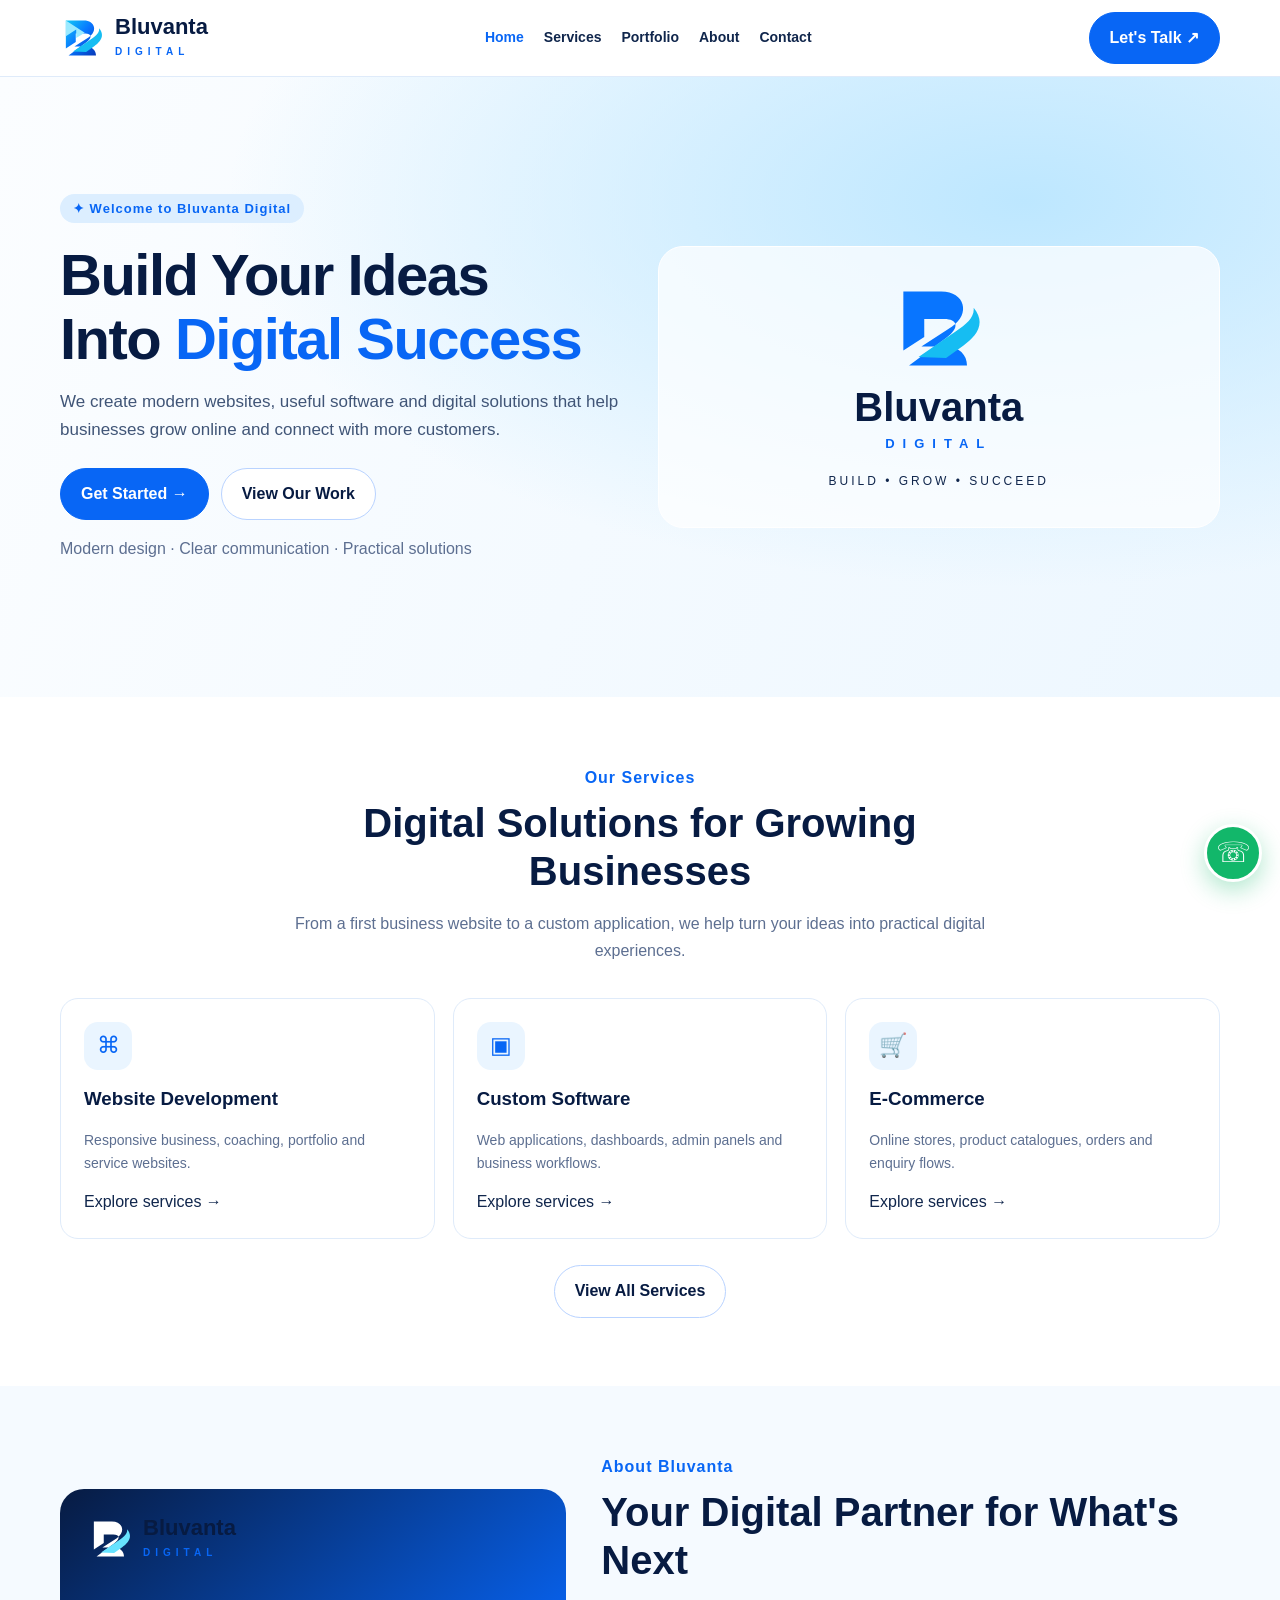
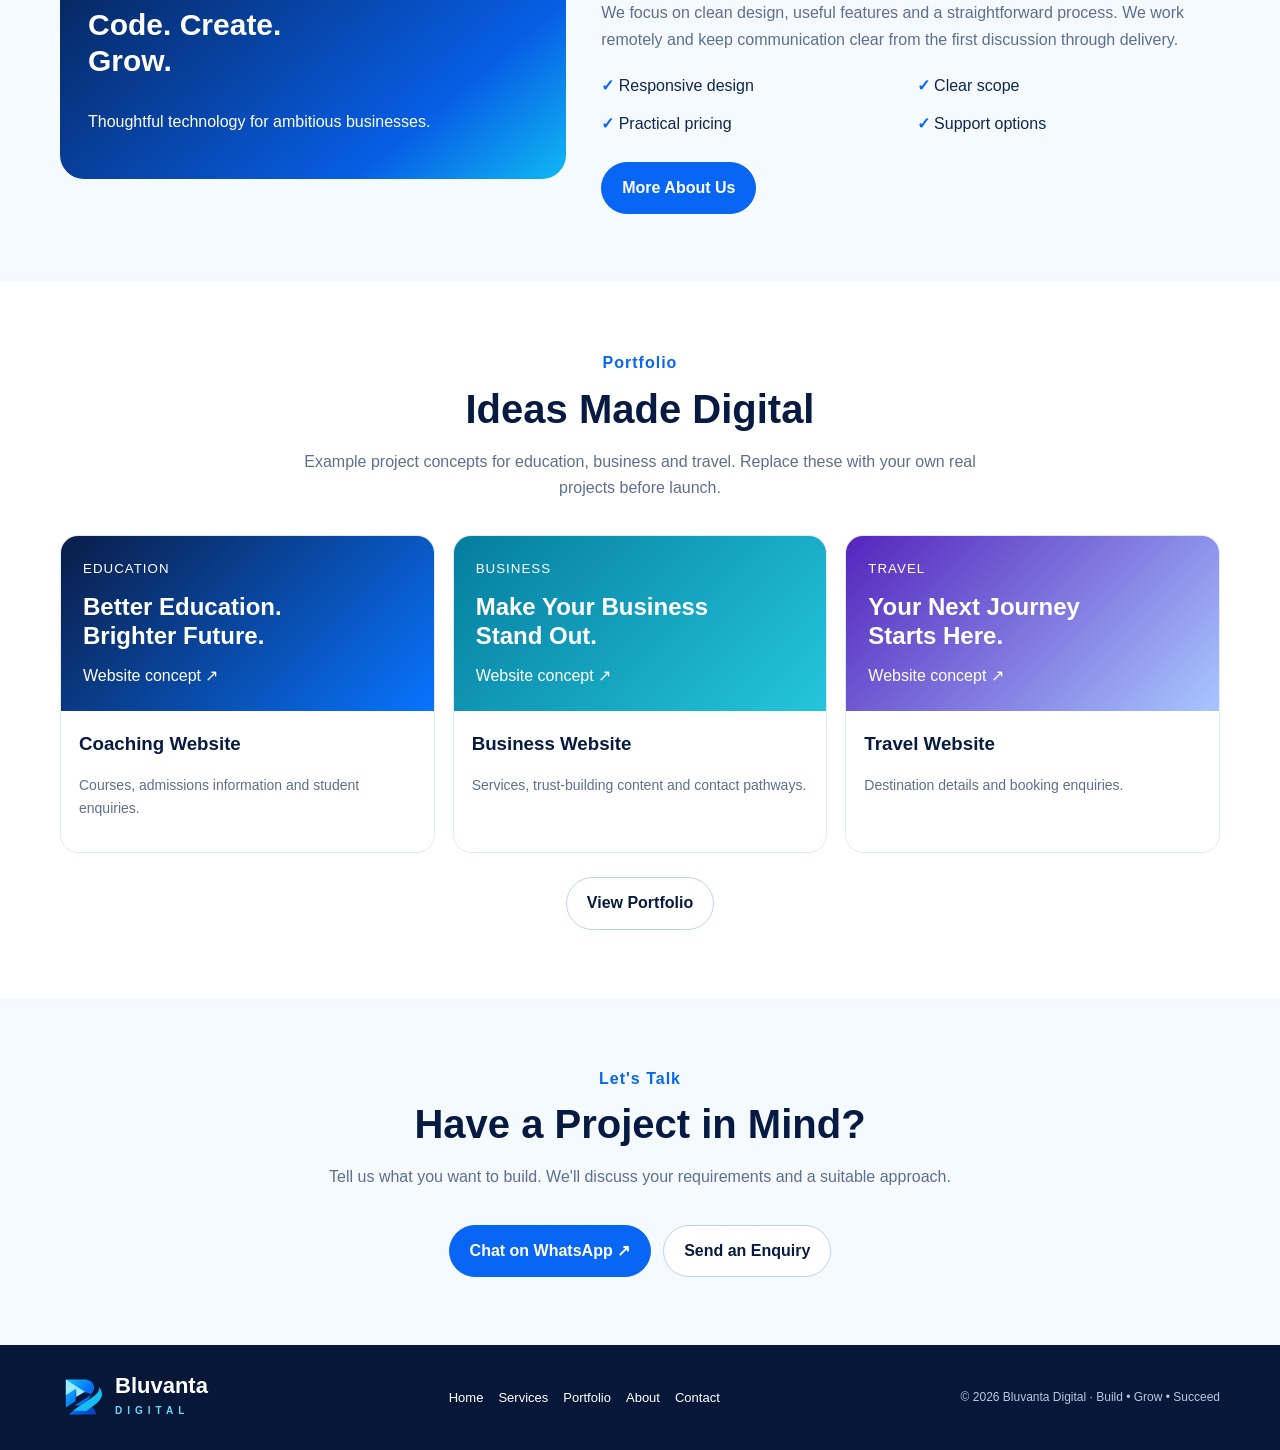
<file: index.html>
<!DOCTYPE html><html lang="en"><head><meta charset="UTF-8"><meta name="viewport" content="width=device-width, initial-scale=1.0"><meta name="description" content="Bluvanta Digital, founded by Neeraj Prajapati, builds professional business websites, e-commerce stores, custom web applications and software solutions for businesses across India."><title>Bluvanta Digital | Website Development & Custom Software Company</title><link rel="stylesheet" href="assets/style.css">
<meta name="robots" content="index, follow, max-image-preview:large, max-snippet:-1, max-video-preview:-1">
<meta name="author" content="Neeraj Prajapati">
<meta name="google-site-verification" content="24LA5W256mKBGnKCF8izwUFQ7jN4GMxhHmmsHHd5EmU" />
<meta name="theme-color" content="#071b42">
<link rel="canonical" href="https://bluvanta.netlify.app/">
<link rel="icon" type="image/svg+xml" href="assets/logo.svg">
<meta property="og:type" content="website">
<meta property="og:site_name" content="Bluvanta Digital">
<meta property="og:title" content="Bluvanta Digital | Website Development & Custom Software Company">
<meta property="og:description" content="Bluvanta Digital, founded by Neeraj Prajapati, builds professional business websites, e-commerce stores, custom web applications and software solutions for businesses across India.">
<meta property="og:url" content="https://bluvanta.netlify.app/">
<meta property="og:image" content="https://bluvanta.netlify.app/assets/logo.svg">
<meta name="twitter:card" content="summary">
<meta name="twitter:title" content="Bluvanta Digital | Website Development & Custom Software Company">
<meta name="twitter:description" content="Bluvanta Digital, founded by Neeraj Prajapati, builds professional business websites, e-commerce stores, custom web applications and software solutions for businesses across India.">
<script type="application/ld+json">{"@context":"https://schema.org","@graph":[{"@context":"https://schema.org","@type":"Organization","@id":"https://bluvanta.netlify.app/#organization","name":"Bluvanta Digital","url":"https://bluvanta.netlify.app/","logo":"https://bluvanta.netlify.app/assets/logo.svg","description":"Bluvanta Digital, founded by Neeraj Prajapati, builds professional business websites, e-commerce stores, custom web applications and software solutions for businesses across India.","email":"bluvantadigital@gmail.com","telephone":"+91-63079-99739","founder":{"@type":"Person","name":"Neeraj Prajapati"},"contactPoint":{"@type":"ContactPoint","telephone":"+91-63079-99739","email":"bluvantadigital@gmail.com","contactType":"sales","areaServed":"IN","availableLanguage":["English","Hindi"]},"areaServed":{"@type":"Country","name":"India"}},{"@context":"https://schema.org","@type":"WebPage","@id":"https://bluvanta.netlify.app/#webpage","url":"https://bluvanta.netlify.app/","name":"Bluvanta Digital | Website Development & Custom Software Company","description":"Bluvanta Digital, founded by Neeraj Prajapati, builds professional business websites, e-commerce stores, custom web applications and software solutions for businesses across India.","isPartOf":{"@id":"https://bluvanta.netlify.app/#website"},"about":{"@id":"https://bluvanta.netlify.app/#organization"}},{"@context":"https://schema.org","@type":"WebSite","@id":"https://bluvanta.netlify.app/#website","url":"https://bluvanta.netlify.app/","name":"Bluvanta Digital","publisher":{"@id":"https://bluvanta.netlify.app/#organization"},"inLanguage":"en-IN"}]}</script>
<script async src="https://www.googletagmanager.com/gtm.js?id=GTM-PKTBW63X"></script>
<script>
  window.dataLayer = window.dataLayer || [];
  function gtag(){dataLayer.push(arguments);}
  gtag('js', new Date());
</script>
</head><body><header class="header"><div class="container nav"><a class="brand" href="index.html"><svg class="brand-mark" viewBox="0 0 100 100" role="img" aria-label="Bluvanta Digital logo"><defs><linearGradient id="logoGrad" x1="0" y1="0" x2="1" y2="1"><stop stop-color="#13c9f5"/><stop offset=".48" stop-color="#0875ff"/><stop offset="1" stop-color="#0739b8"/></linearGradient></defs><path d="M13 10H53C78 10 84 34 64 47L32 68H57C72 68 80 77 80 88H19L58 59C73 48 70 39 56 39H35V58L13 72Z" fill="url(#logoGrad)"/><path d="M13 10L55 37L36 49V30L13 45Z" fill="#9beaff"/><path d="M29 79L68 52C80 44 88 37 87 27C101 44 89 58 76 67L58 80Z" fill="#16bdf2"/></svg><span class="brand-copy"><span class="brand-name">Bluvanta</span><span class="brand-sub">DIGITAL</span></span></a><button class="menu-btn" id="menuBtn" aria-label="Open navigation" aria-expanded="false">☰</button><nav class="nav-links" id="navLinks"><a class="active" href="index.html">Home</a><a class="" href="services.html">Services</a><a class="" href="portfolio.html">Portfolio</a><a class="" href="about.html">About</a><a class="" href="contact.html">Contact</a></nav><a class="btn nav-cta" href="contact.html">Let's Talk ↗</a></div></header><main>
<section class="hero" id="home"><div class="container hero-grid"><div><span class="eyebrow">✦ Welcome to Bluvanta Digital</span><h1>Build Your Ideas<br>Into <span class="gradient">Digital Success</span></h1><p class="lead">We create modern websites, useful software and digital solutions that help businesses grow online and connect with more customers.</p><div class="actions"><a class="btn" href="contact.html">Get Started →</a><a class="btn btn-outline" href="portfolio.html">View Our Work</a></div><p class="muted">Modern design · Clear communication · Practical solutions</p></div><div class="hero-brand"><div class="brand"><svg class="brand-mark" viewBox="0 0 100 100"><path d="M13 10H53C78 10 84 34 64 47L32 68H57C72 68 80 77 80 88H19L58 59C73 48 70 39 56 39H35V58L13 72Z" fill="#0875ff"/><path d="M29 79L68 52C80 44 88 37 87 27C101 44 89 58 76 67L58 80Z" fill="#16bdf2"/></svg><span class="brand-copy"><span class="brand-name">Bluvanta</span><span class="brand-sub">DIGITAL</span></span></div><div class="tagline">BUILD • GROW • SUCCEED</div></div></div></section>
<section><div class="container"><div class="section-head"><span class="label">Our Services</span><h2>Digital Solutions for Growing Businesses</h2><p>From a first business website to a custom application, we help turn your ideas into practical digital experiences.</p></div><div class="grid services-grid">
<article class="card"><div class="icon">⌘</div><h3>Website Development</h3><p>Responsive business, coaching, portfolio and service websites.</p><a class="text-link" href="services.html">Explore services →</a></article>
<article class="card"><div class="icon">▣</div><h3>Custom Software</h3><p>Web applications, dashboards, admin panels and business workflows.</p><a class="text-link" href="services.html">Explore services →</a></article>
<article class="card"><div class="icon">🛒</div><h3>E-Commerce</h3><p>Online stores, product catalogues, orders and enquiry flows.</p><a class="text-link" href="services.html">Explore services →</a></article></div><div class="actions" style="justify-content:center;margin-top:26px"><a class="btn btn-outline" href="services.html">View All Services</a></div></div></section>
<section class="band"><div class="container split"><div class="visual"><div class="brand"><svg class="brand-mark" viewBox="0 0 100 100"><path d="M13 10H53C78 10 84 34 64 47L32 68H57C72 68 80 77 80 88H19L58 59C73 48 70 39 56 39H35V58L13 72Z" fill="#fff"/><path d="M29 79L68 52C80 44 88 37 87 27C101 44 89 58 76 67L58 80Z" fill="#66e3ff"/></svg><span class="brand-copy"><span class="brand-name">Bluvanta</span><span class="brand-sub">DIGITAL</span></span></div><div><h3>Code. Create.<br>Grow.</h3><p>Thoughtful technology for ambitious businesses.</p></div></div><div><span class="label">About Bluvanta</span><h2>Your Digital Partner for What's Next</h2><p class="muted">We focus on clean design, useful features and a straightforward process. We work remotely and keep communication clear from the first discussion through delivery.</p><div class="checks"><div class="check"><b>✓</b> Responsive design</div><div class="check"><b>✓</b> Clear scope</div><div class="check"><b>✓</b> Practical pricing</div><div class="check"><b>✓</b> Support options</div></div><div class="actions"><a class="btn" href="about.html">More About Us</a></div></div></div></section>
<section><div class="container"><div class="section-head"><span class="label">Portfolio</span><h2>Ideas Made Digital</h2><p>Example project concepts for education, business and travel. Replace these with your own real projects before launch.</p></div><div class="grid portfolio-grid"><article class="project"><div class="project-art"><small>Education</small><strong>Better Education.<br>Brighter Future.</strong><span>Website concept ↗</span></div><div class="project-info"><h3>Coaching Website</h3><p>Courses, admissions information and student enquiries.</p></div></article><article class="project"><div class="project-art"><small>Business</small><strong>Make Your Business<br>Stand Out.</strong><span>Website concept ↗</span></div><div class="project-info"><h3>Business Website</h3><p>Services, trust-building content and contact pathways.</p></div></article><article class="project"><div class="project-art"><small>Travel</small><strong>Your Next Journey<br>Starts Here.</strong><span>Website concept ↗</span></div><div class="project-info"><h3>Travel Website</h3><p>Destination details and booking enquiries.</p></div></article></div><div class="actions" style="justify-content:center"><a class="btn btn-outline" href="portfolio.html">View Portfolio</a></div></div></section>
<section class="band"><div class="container"><div class="section-head"><span class="label">Let's Talk</span><h2>Have a Project in Mind?</h2><p>Tell us what you want to build. We'll discuss your requirements and a suitable approach.</p></div><div class="actions" style="justify-content:center"><a class="btn" href="https://wa.me/916307999739?text=Hello%20Bluvanta%20Digital%2C%20I%20want%20to%20discuss%20a%20project." target="_blank" rel="noopener">Chat on WhatsApp ↗</a><a class="btn btn-outline" href="contact.html">Send an Enquiry</a></div></div></section>
</main><footer class="footer"><div class="container footer-inner"><a class="brand" href="index.html"><svg class="brand-mark" viewBox="0 0 100 100" role="img" aria-label="Bluvanta Digital logo"><defs><linearGradient id="logoGrad" x1="0" y1="0" x2="1" y2="1"><stop stop-color="#13c9f5"/><stop offset=".48" stop-color="#0875ff"/><stop offset="1" stop-color="#0739b8"/></linearGradient></defs><path d="M13 10H53C78 10 84 34 64 47L32 68H57C72 68 80 77 80 88H19L58 59C73 48 70 39 56 39H35V58L13 72Z" fill="url(#logoGrad)"/><path d="M13 10L55 37L36 49V30L13 45Z" fill="#9beaff"/><path d="M29 79L68 52C80 44 88 37 87 27C101 44 89 58 76 67L58 80Z" fill="#16bdf2"/></svg><span class="brand-copy"><span class="brand-name">Bluvanta</span><span class="brand-sub">DIGITAL</span></span></a><div class="footer-links"><a href="index.html">Home</a><a href="services.html">Services</a><a href="portfolio.html">Portfolio</a><a href="about.html">About</a><a href="contact.html">Contact</a></div><p>© <span id="year"></span> Bluvanta Digital · Build • Grow • Succeed</p></div></footer><a class="whatsapp" href="https://wa.me/916307999739?text=Hello%20Bluvanta%20Digital%2C%20I%20want%20to%20discuss%20a%20project." target="_blank" rel="noopener" aria-label="Chat on WhatsApp" title="Chat on WhatsApp">☏</a><script src="assets/script.js"></script></body></html>
</file>
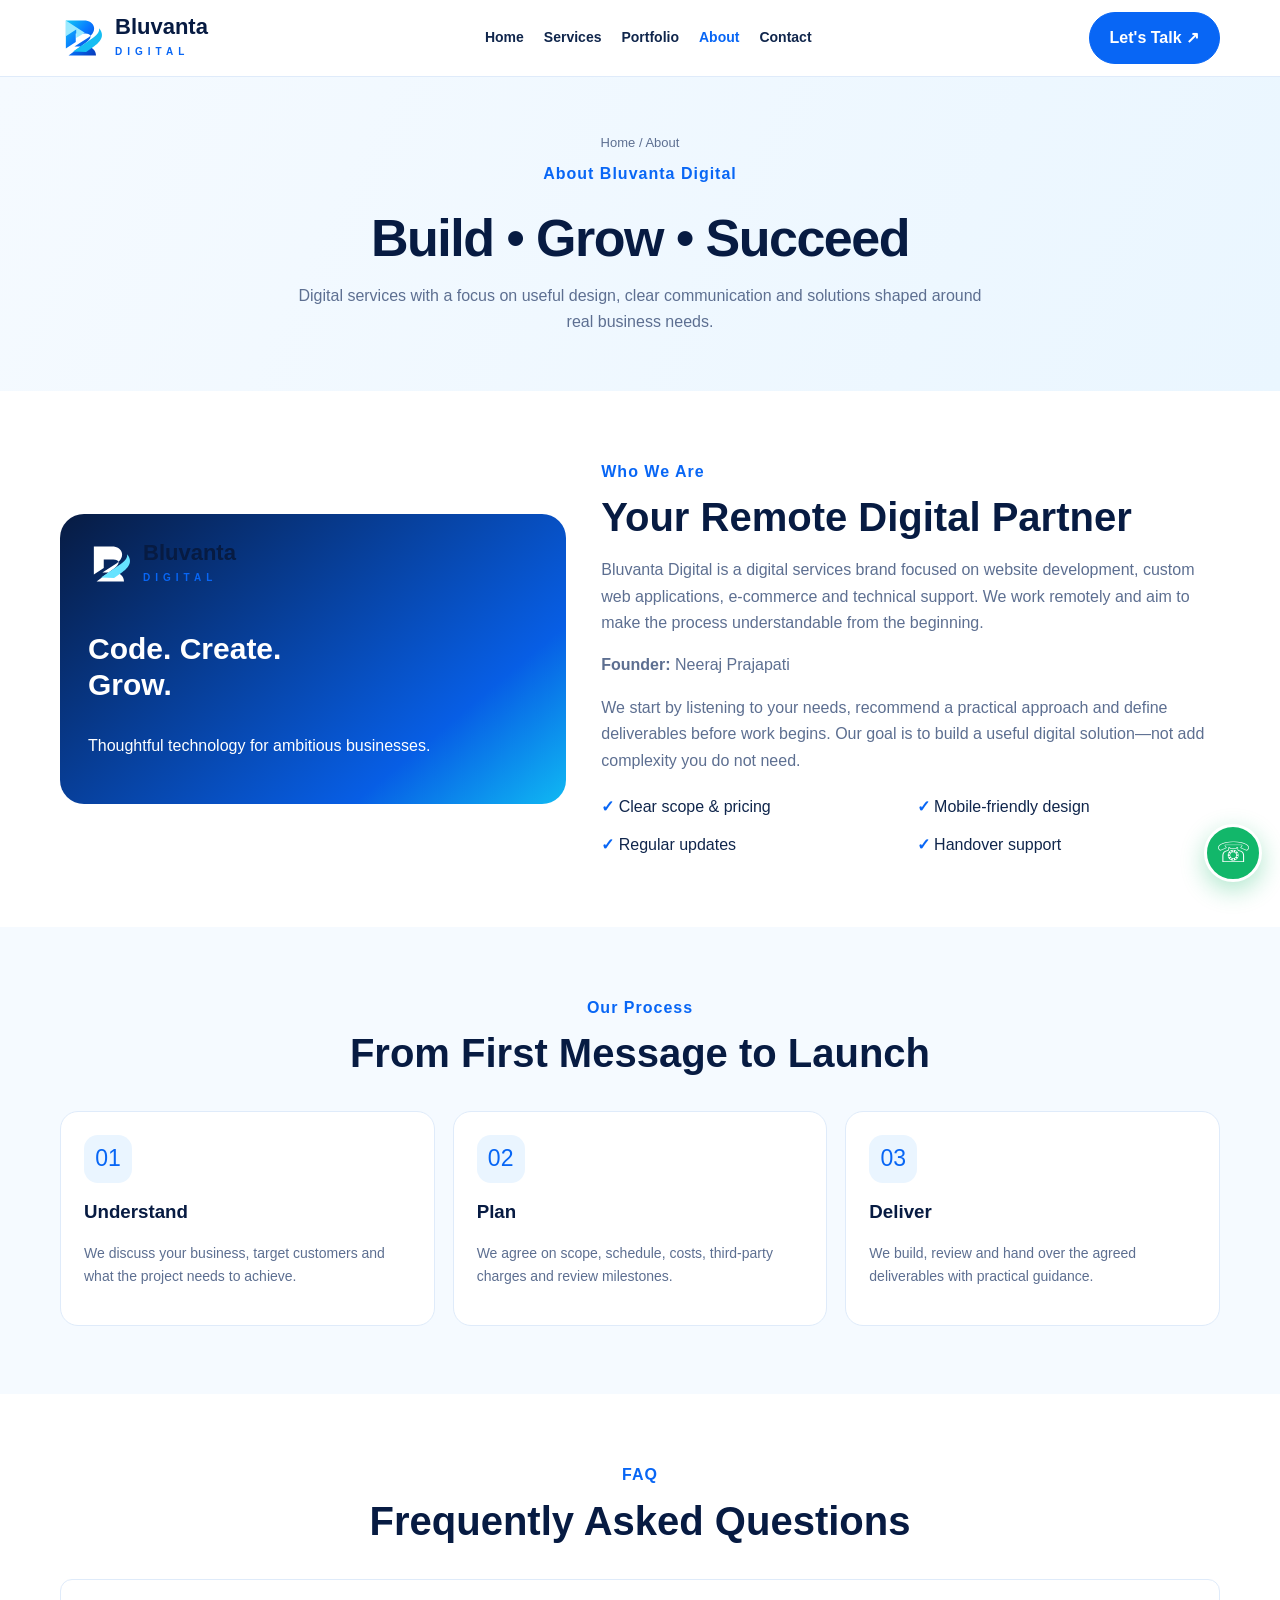
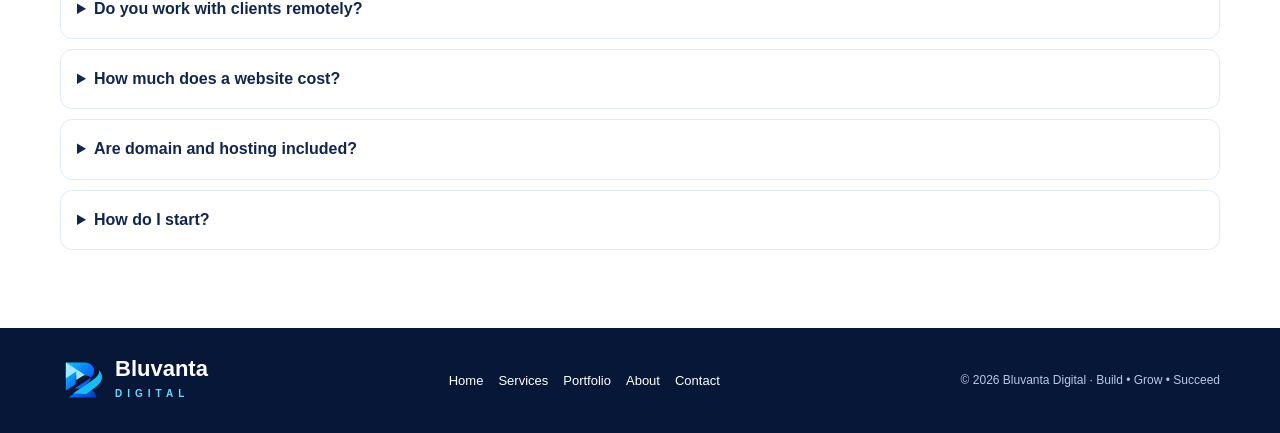
<file: about.html>
<!DOCTYPE html><html lang="en"><head><meta charset="UTF-8"><meta name="viewport" content="width=device-width, initial-scale=1.0"><meta name="description" content="Meet Bluvanta Digital, a remote digital services brand founded by Neeraj Prajapati, focused on website development, custom software, e-commerce and practical digital solutions."><title>About Bluvanta Digital | Founder Neeraj Prajapati</title><link rel="stylesheet" href="assets/style.css">
<meta name="robots" content="index, follow, max-image-preview:large, max-snippet:-1, max-video-preview:-1">
<meta name="author" content="Neeraj Prajapati">
<meta name="theme-color" content="#071b42">
<link rel="canonical" href="https://bluvanta.netlify.app/about.html">
<link rel="icon" type="image/svg+xml" href="assets/logo.svg">
<meta property="og:type" content="website">
<meta property="og:site_name" content="Bluvanta Digital">
<meta property="og:title" content="About Bluvanta Digital | Founder Neeraj Prajapati">
<meta property="og:description" content="Meet Bluvanta Digital, a remote digital services brand founded by Neeraj Prajapati, focused on website development, custom software, e-commerce and practical digital solutions.">
<meta property="og:url" content="https://bluvanta.netlify.app/about.html">
<meta property="og:image" content="https://bluvanta.netlify.app/assets/logo.svg">
<meta name="twitter:card" content="summary">
<meta name="twitter:title" content="About Bluvanta Digital | Founder Neeraj Prajapati">
<meta name="twitter:description" content="Meet Bluvanta Digital, a remote digital services brand founded by Neeraj Prajapati, focused on website development, custom software, e-commerce and practical digital solutions.">
<script type="application/ld+json">{"@context":"https://schema.org","@graph":[{"@context":"https://schema.org","@type":"Organization","@id":"https://bluvanta.netlify.app/#organization","name":"Bluvanta Digital","url":"https://bluvanta.netlify.app/","logo":"https://bluvanta.netlify.app/assets/logo.svg","description":"Bluvanta Digital, founded by Neeraj Prajapati, builds professional business websites, e-commerce stores, custom web applications and software solutions for businesses across India.","email":"bluvantadigital@gmail.com","telephone":"+91-63079-99739","founder":{"@type":"Person","name":"Neeraj Prajapati"},"contactPoint":{"@type":"ContactPoint","telephone":"+91-63079-99739","email":"bluvantadigital@gmail.com","contactType":"sales","areaServed":"IN","availableLanguage":["English","Hindi"]},"areaServed":{"@type":"Country","name":"India"}},{"@context":"https://schema.org","@type":"WebPage","@id":"https://bluvanta.netlify.app/about.html#webpage","url":"https://bluvanta.netlify.app/about.html","name":"About Bluvanta Digital | Founder Neeraj Prajapati","description":"Meet Bluvanta Digital, a remote digital services brand founded by Neeraj Prajapati, focused on website development, custom software, e-commerce and practical digital solutions.","isPartOf":{"@id":"https://bluvanta.netlify.app/#website"},"about":{"@id":"https://bluvanta.netlify.app/#organization"}},{"@context":"https://schema.org","@type":"BreadcrumbList","itemListElement":[{"@type":"ListItem","position":1,"name":"Home","item":"https://bluvanta.netlify.app/"},{"@type":"ListItem","position":2,"name":"About","item":"https://bluvanta.netlify.app/about.html"}]}]}</script>
</head><body><header class="header"><div class="container nav"><a class="brand" href="index.html"><svg class="brand-mark" viewBox="0 0 100 100" role="img" aria-label="Bluvanta Digital logo"><defs><linearGradient id="logoGrad" x1="0" y1="0" x2="1" y2="1"><stop stop-color="#13c9f5"/><stop offset=".48" stop-color="#0875ff"/><stop offset="1" stop-color="#0739b8"/></linearGradient></defs><path d="M13 10H53C78 10 84 34 64 47L32 68H57C72 68 80 77 80 88H19L58 59C73 48 70 39 56 39H35V58L13 72Z" fill="url(#logoGrad)"/><path d="M13 10L55 37L36 49V30L13 45Z" fill="#9beaff"/><path d="M29 79L68 52C80 44 88 37 87 27C101 44 89 58 76 67L58 80Z" fill="#16bdf2"/></svg><span class="brand-copy"><span class="brand-name">Bluvanta</span><span class="brand-sub">DIGITAL</span></span></a><button class="menu-btn" id="menuBtn" aria-label="Open navigation" aria-expanded="false">☰</button><nav class="nav-links" id="navLinks"><a class="" href="index.html">Home</a><a class="" href="services.html">Services</a><a class="" href="portfolio.html">Portfolio</a><a class="active" href="about.html">About</a><a class="" href="contact.html">Contact</a></nav><a class="btn nav-cta" href="contact.html">Let's Talk ↗</a></div></header><main>
<section class="page-hero"><div class="container"><div class="breadcrumb">Home / About</div><span class="label">About Bluvanta Digital</span><h1 style="font-size:clamp(35px,5vw,52px)">Build • Grow • Succeed</h1><p>Digital services with a focus on useful design, clear communication and solutions shaped around real business needs.</p></div></section>
<section><div class="container split"><div class="visual"><div class="brand"><svg class="brand-mark" viewBox="0 0 100 100"><path d="M13 10H53C78 10 84 34 64 47L32 68H57C72 68 80 77 80 88H19L58 59C73 48 70 39 56 39H35V58L13 72Z" fill="#fff"/><path d="M29 79L68 52C80 44 88 37 87 27C101 44 89 58 76 67L58 80Z" fill="#66e3ff"/></svg><span class="brand-copy"><span class="brand-name">Bluvanta</span><span class="brand-sub">DIGITAL</span></span></div><div><h3>Code. Create.<br>Grow.</h3><p>Thoughtful technology for ambitious businesses.</p></div></div><div><span class="label">Who We Are</span><h2>Your Remote Digital Partner</h2><p class="muted">Bluvanta Digital is a digital services brand focused on website development, custom web applications, e-commerce and technical support. We work remotely and aim to make the process understandable from the beginning.</p><p class="muted"><strong>Founder:</strong> Neeraj Prajapati</p><p class="muted">We start by listening to your needs, recommend a practical approach and define deliverables before work begins. Our goal is to build a useful digital solution—not add complexity you do not need.</p><div class="checks"><div class="check"><b>✓</b> Clear scope &amp; pricing</div><div class="check"><b>✓</b> Mobile-friendly design</div><div class="check"><b>✓</b> Regular updates</div><div class="check"><b>✓</b> Handover support</div></div></div></div></section>
<section class="band"><div class="container"><div class="section-head"><span class="label">Our Process</span><h2>From First Message to Launch</h2></div><div class="grid services-grid"><article class="card"><div class="icon">01</div><h3>Understand</h3><p>We discuss your business, target customers and what the project needs to achieve.</p></article><article class="card"><div class="icon">02</div><h3>Plan</h3><p>We agree on scope, schedule, costs, third-party charges and review milestones.</p></article><article class="card"><div class="icon">03</div><h3>Deliver</h3><p>We build, review and hand over the agreed deliverables with practical guidance.</p></article></div></div></section>
<section><div class="container faq"><div class="section-head"><span class="label">FAQ</span><h2>Frequently Asked Questions</h2></div><details><summary>Do you work with clients remotely?</summary><p>Yes. Project discussions and updates can be handled online by WhatsApp, email or an agreed meeting method.</p></details><details><summary>How much does a website cost?</summary><p>Pricing depends on pages, design, features and integrations. A written quotation is provided after understanding the requirements.</p></details><details><summary>Are domain and hosting included?</summary><p>They are not automatically included. Domain, hosting, paid plugins, APIs and other third-party costs should be listed clearly in the quotation.</p></details><details><summary>How do I start?</summary><p>Send a message through WhatsApp or the contact page with a short description of your project.</p></details></div></section>
</main><footer class="footer"><div class="container footer-inner"><a class="brand" href="index.html"><svg class="brand-mark" viewBox="0 0 100 100" role="img" aria-label="Bluvanta Digital logo"><defs><linearGradient id="logoGrad" x1="0" y1="0" x2="1" y2="1"><stop stop-color="#13c9f5"/><stop offset=".48" stop-color="#0875ff"/><stop offset="1" stop-color="#0739b8"/></linearGradient></defs><path d="M13 10H53C78 10 84 34 64 47L32 68H57C72 68 80 77 80 88H19L58 59C73 48 70 39 56 39H35V58L13 72Z" fill="url(#logoGrad)"/><path d="M13 10L55 37L36 49V30L13 45Z" fill="#9beaff"/><path d="M29 79L68 52C80 44 88 37 87 27C101 44 89 58 76 67L58 80Z" fill="#16bdf2"/></svg><span class="brand-copy"><span class="brand-name">Bluvanta</span><span class="brand-sub">DIGITAL</span></span></a><div class="footer-links"><a href="index.html">Home</a><a href="services.html">Services</a><a href="portfolio.html">Portfolio</a><a href="about.html">About</a><a href="contact.html">Contact</a></div><p>© <span id="year"></span> Bluvanta Digital · Build • Grow • Succeed</p></div></footer><a class="whatsapp" href="https://wa.me/916307999739?text=Hello%20Bluvanta%20Digital%2C%20I%20want%20to%20discuss%20a%20project." target="_blank" rel="noopener" aria-label="Chat on WhatsApp" title="Chat on WhatsApp">☏</a><script src="assets/script.js"></script></body></html>
</file>
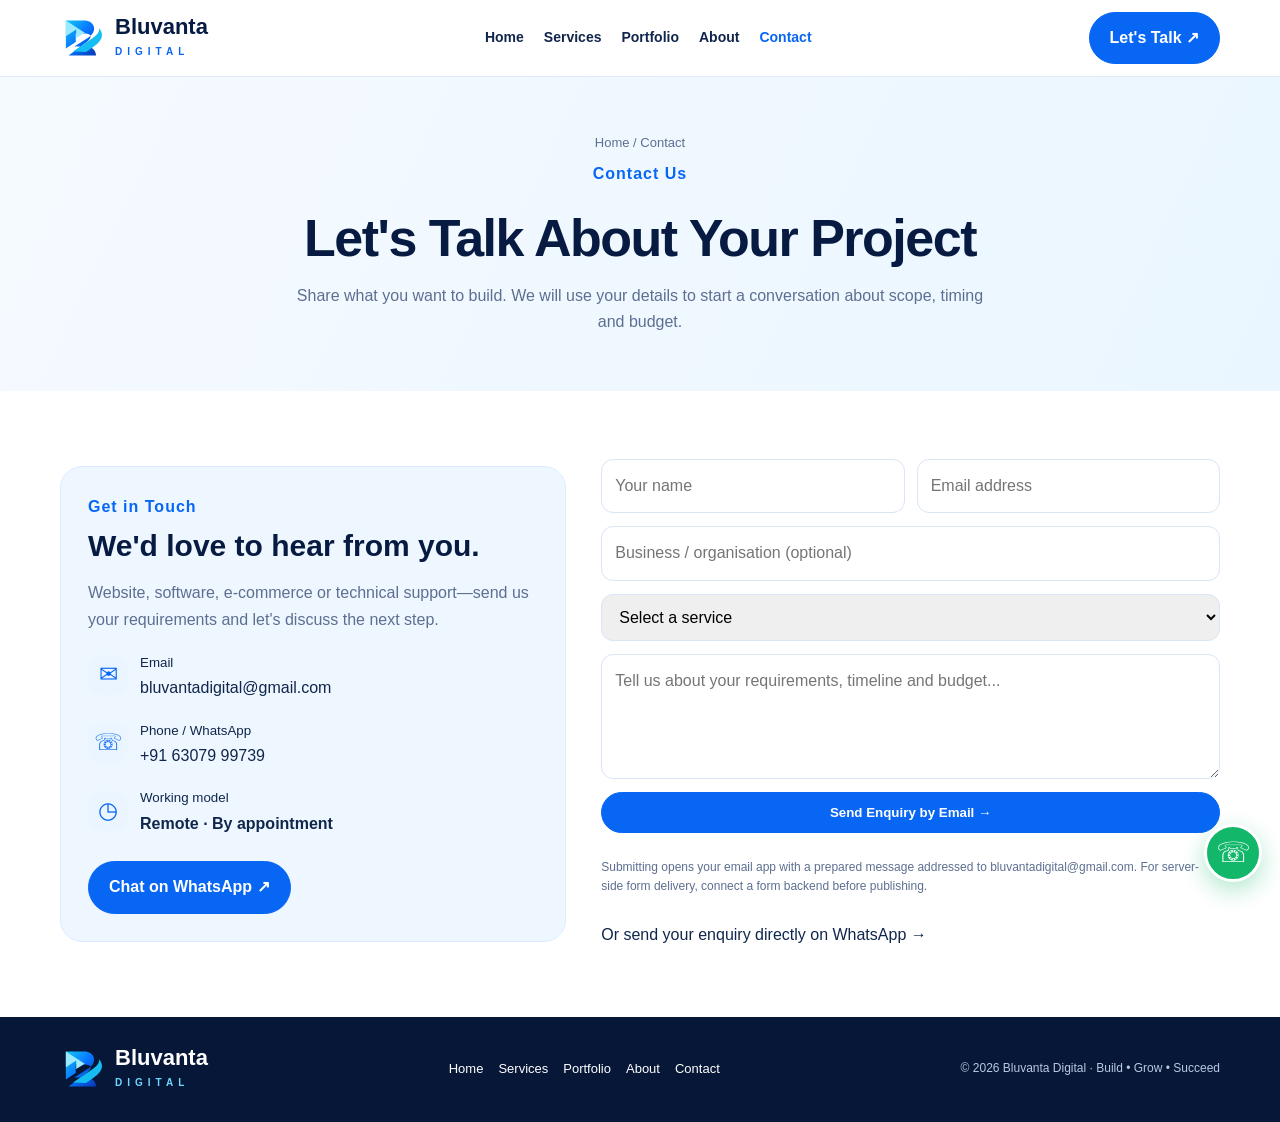
<file: contact.html>
<!DOCTYPE html><html lang="en"><head><meta charset="UTF-8"><meta name="viewport" content="width=device-width, initial-scale=1.0"><meta name="description" content="Contact Bluvanta Digital for business website development, e-commerce, custom software, API integration and technical support. Call or WhatsApp +91 63079 99739."><title>Contact Bluvanta Digital | Website Development Enquiries</title><link rel="stylesheet" href="assets/style.css">
<meta name="robots" content="index, follow, max-image-preview:large, max-snippet:-1, max-video-preview:-1">
<meta name="author" content="Neeraj Prajapati">
<meta name="theme-color" content="#071b42">
<link rel="canonical" href="https://bluvanta.netlify.app/contact.html">
<link rel="icon" type="image/svg+xml" href="assets/logo.svg">
<meta property="og:type" content="website">
<meta property="og:site_name" content="Bluvanta Digital">
<meta property="og:title" content="Contact Bluvanta Digital | Website Development Enquiries">
<meta property="og:description" content="Contact Bluvanta Digital for business website development, e-commerce, custom software, API integration and technical support. Call or WhatsApp +91 63079 99739.">
<meta property="og:url" content="https://bluvanta.netlify.app/contact.html">
<meta property="og:image" content="https://bluvanta.netlify.app/assets/logo.svg">
<meta name="twitter:card" content="summary">
<meta name="twitter:title" content="Contact Bluvanta Digital | Website Development Enquiries">
<meta name="twitter:description" content="Contact Bluvanta Digital for business website development, e-commerce, custom software, API integration and technical support. Call or WhatsApp +91 63079 99739.">
<script type="application/ld+json">{"@context":"https://schema.org","@graph":[{"@context":"https://schema.org","@type":"Organization","@id":"https://bluvanta.netlify.app/#organization","name":"Bluvanta Digital","url":"https://bluvanta.netlify.app/","logo":"https://bluvanta.netlify.app/assets/logo.svg","description":"Bluvanta Digital, founded by Neeraj Prajapati, builds professional business websites, e-commerce stores, custom web applications and software solutions for businesses across India.","email":"bluvantadigital@gmail.com","telephone":"+91-63079-99739","founder":{"@type":"Person","name":"Neeraj Prajapati"},"contactPoint":{"@type":"ContactPoint","telephone":"+91-63079-99739","email":"bluvantadigital@gmail.com","contactType":"sales","areaServed":"IN","availableLanguage":["English","Hindi"]},"areaServed":{"@type":"Country","name":"India"}},{"@context":"https://schema.org","@type":"WebPage","@id":"https://bluvanta.netlify.app/contact.html#webpage","url":"https://bluvanta.netlify.app/contact.html","name":"Contact Bluvanta Digital | Website Development Enquiries","description":"Contact Bluvanta Digital for business website development, e-commerce, custom software, API integration and technical support. Call or WhatsApp +91 63079 99739.","isPartOf":{"@id":"https://bluvanta.netlify.app/#website"},"about":{"@id":"https://bluvanta.netlify.app/#organization"}},{"@context":"https://schema.org","@type":"BreadcrumbList","itemListElement":[{"@type":"ListItem","position":1,"name":"Home","item":"https://bluvanta.netlify.app/"},{"@type":"ListItem","position":2,"name":"Contact","item":"https://bluvanta.netlify.app/contact.html"}]}]}</script>
</head><body><header class="header"><div class="container nav"><a class="brand" href="index.html"><svg class="brand-mark" viewBox="0 0 100 100" role="img" aria-label="Bluvanta Digital logo"><defs><linearGradient id="logoGrad" x1="0" y1="0" x2="1" y2="1"><stop stop-color="#13c9f5"/><stop offset=".48" stop-color="#0875ff"/><stop offset="1" stop-color="#0739b8"/></linearGradient></defs><path d="M13 10H53C78 10 84 34 64 47L32 68H57C72 68 80 77 80 88H19L58 59C73 48 70 39 56 39H35V58L13 72Z" fill="url(#logoGrad)"/><path d="M13 10L55 37L36 49V30L13 45Z" fill="#9beaff"/><path d="M29 79L68 52C80 44 88 37 87 27C101 44 89 58 76 67L58 80Z" fill="#16bdf2"/></svg><span class="brand-copy"><span class="brand-name">Bluvanta</span><span class="brand-sub">DIGITAL</span></span></a><button class="menu-btn" id="menuBtn" aria-label="Open navigation" aria-expanded="false">☰</button><nav class="nav-links" id="navLinks"><a class="" href="index.html">Home</a><a class="" href="services.html">Services</a><a class="" href="portfolio.html">Portfolio</a><a class="" href="about.html">About</a><a class="active" href="contact.html">Contact</a></nav><a class="btn nav-cta" href="contact.html">Let's Talk ↗</a></div></header><main>
<section class="page-hero"><div class="container"><div class="breadcrumb">Home / Contact</div><span class="label">Contact Us</span><h1 style="font-size:clamp(35px,5vw,52px)">Let's Talk About Your Project</h1><p>Share what you want to build. We will use your details to start a conversation about scope, timing and budget.</p></div></section>
<section><div class="container contact-grid"><div class="contact-box"><span class="label">Get in Touch</span><h2 style="font-size:30px">We'd love to hear from you.</h2><p class="muted">Website, software, e-commerce or technical support—send us your requirements and let's discuss the next step.</p><div class="contact-row"><span class="icon">✉</span><div><small>Email</small><br><a href="mailto:bluvantadigital@gmail.com">bluvantadigital@gmail.com</a></div></div><div class="contact-row"><span class="icon">☏</span><div><small>Phone / WhatsApp</small><br><a href="https://wa.me/916307999739" target="_blank" rel="noopener">+91 63079 99739</a></div></div><div class="contact-row"><span class="icon">◷</span><div><small>Working model</small><br><strong>Remote · By appointment</strong></div></div><div class="actions"><a class="btn" href="https://wa.me/916307999739?text=Hello%20Bluvanta%20Digital%2C%20I%20want%20to%20discuss%20a%20project." target="_blank" rel="noopener">Chat on WhatsApp ↗</a></div></div>
<form class="form" id="contactForm"><div class="form-row"><input name="name" placeholder="Your name" autocomplete="name" required><input name="email" type="email" placeholder="Email address" autocomplete="email" required></div><input name="business" placeholder="Business / organisation (optional)"><select name="service" required><option value="">Select a service</option><option>Business Website</option><option>Coaching / School Website</option><option>Portfolio Website</option><option>E-Commerce Website</option><option>Custom Software / Admin Panel</option><option>API / Integration</option><option>Booking System</option><option>Maintenance / Support</option><option>Other</option></select><textarea name="message" placeholder="Tell us about your requirements, timeline and budget..." required></textarea><button class="btn" type="submit">Send Enquiry by Email →</button><p class="note">Submitting opens your email app with a prepared message addressed to bluvantadigital@gmail.com. For server-side form delivery, connect a form backend before publishing.</p><a class="text-link" href="https://wa.me/916307999739?text=Hello%20Bluvanta%20Digital%2C%20I%20would%20like%20to%20enquire%20about%20your%20services." target="_blank" rel="noopener">Or send your enquiry directly on WhatsApp →</a></form></div></section>
</main><footer class="footer"><div class="container footer-inner"><a class="brand" href="index.html"><svg class="brand-mark" viewBox="0 0 100 100" role="img" aria-label="Bluvanta Digital logo"><defs><linearGradient id="logoGrad" x1="0" y1="0" x2="1" y2="1"><stop stop-color="#13c9f5"/><stop offset=".48" stop-color="#0875ff"/><stop offset="1" stop-color="#0739b8"/></linearGradient></defs><path d="M13 10H53C78 10 84 34 64 47L32 68H57C72 68 80 77 80 88H19L58 59C73 48 70 39 56 39H35V58L13 72Z" fill="url(#logoGrad)"/><path d="M13 10L55 37L36 49V30L13 45Z" fill="#9beaff"/><path d="M29 79L68 52C80 44 88 37 87 27C101 44 89 58 76 67L58 80Z" fill="#16bdf2"/></svg><span class="brand-copy"><span class="brand-name">Bluvanta</span><span class="brand-sub">DIGITAL</span></span></a><div class="footer-links"><a href="index.html">Home</a><a href="services.html">Services</a><a href="portfolio.html">Portfolio</a><a href="about.html">About</a><a href="contact.html">Contact</a></div><p>© <span id="year"></span> Bluvanta Digital · Build • Grow • Succeed</p></div></footer><a class="whatsapp" href="https://wa.me/916307999739?text=Hello%20Bluvanta%20Digital%2C%20I%20want%20to%20discuss%20a%20project." target="_blank" rel="noopener" aria-label="Chat on WhatsApp" title="Chat on WhatsApp">☏</a><script src="assets/script.js"></script></body></html>
</file>
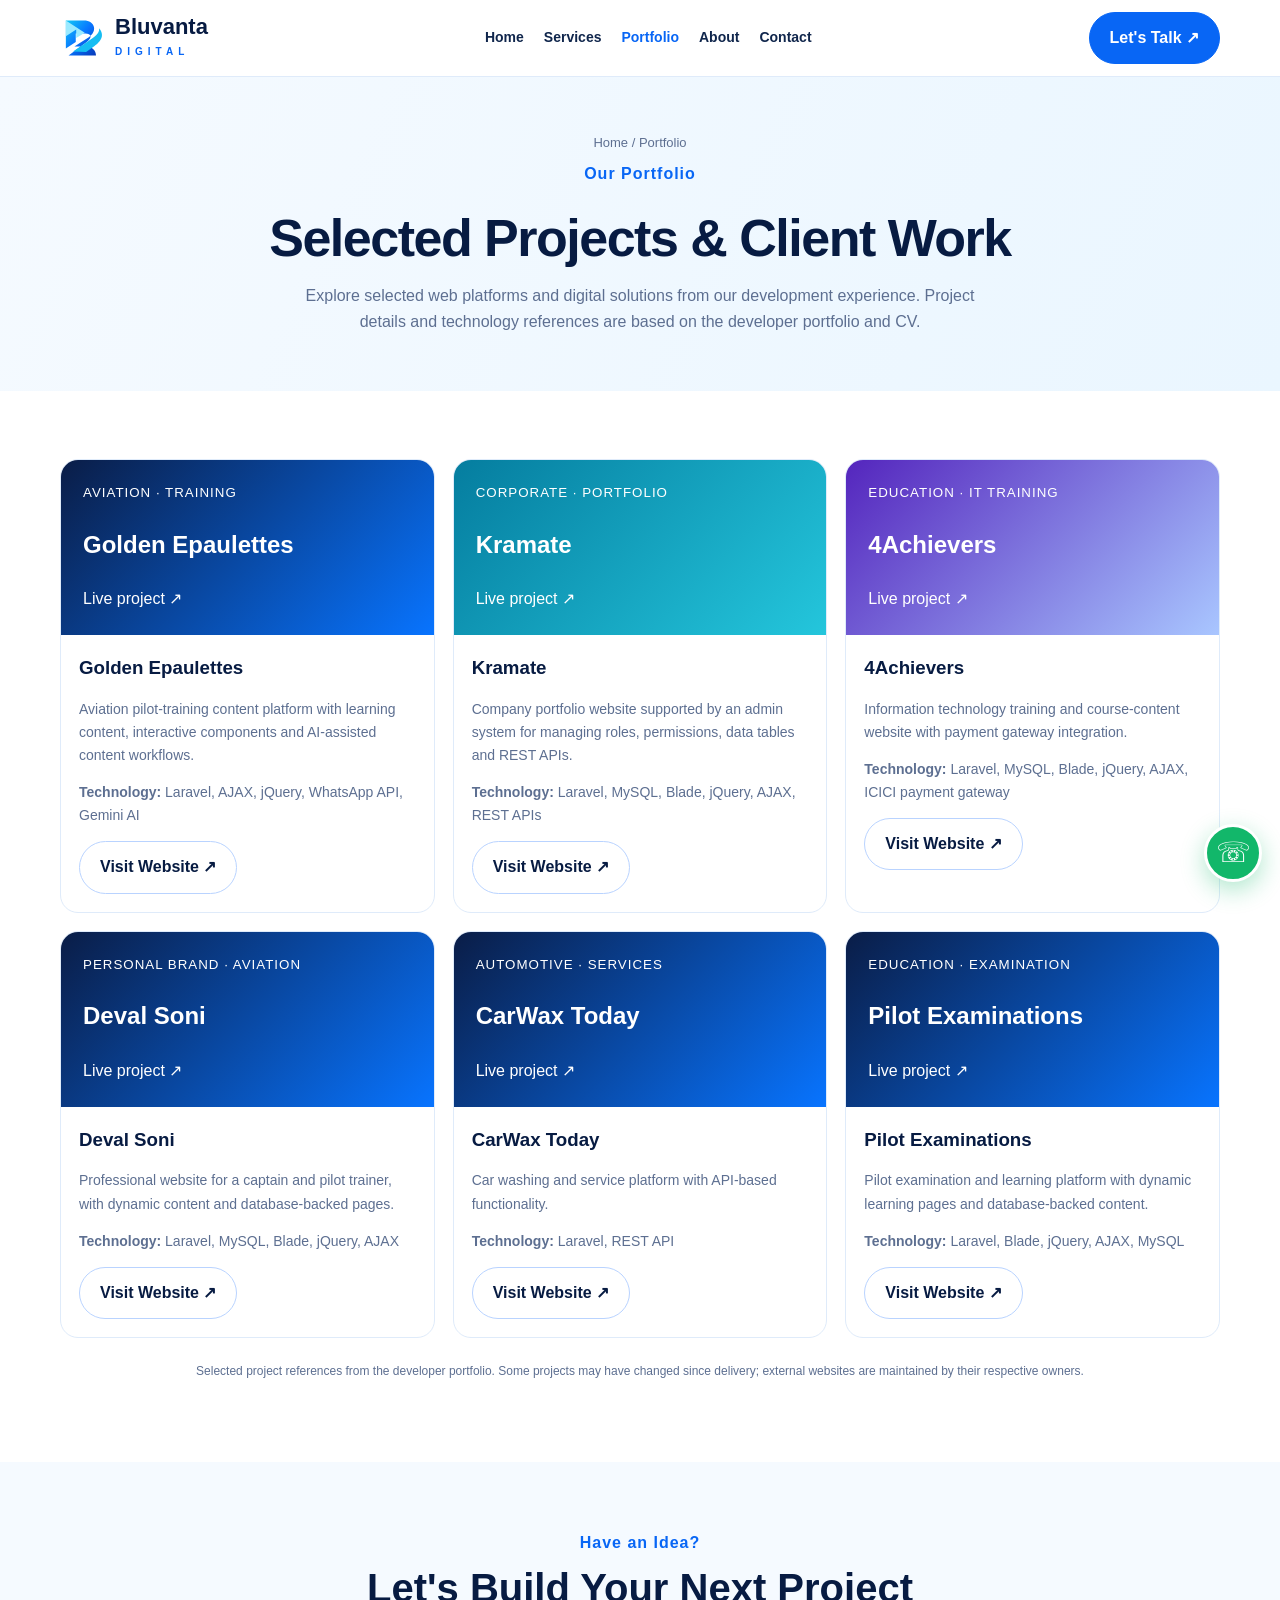
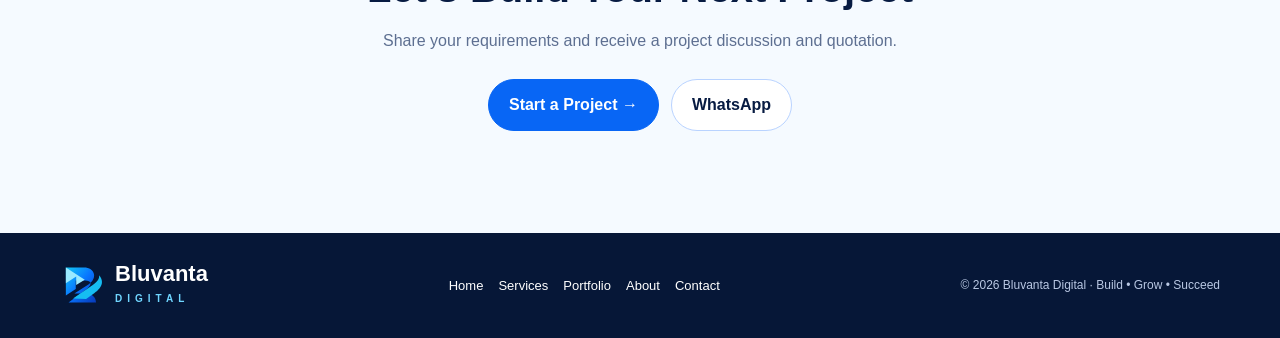
<file: portfolio.html>
<!DOCTYPE html><html lang="en"><head><meta charset="UTF-8"><meta name="viewport" content="width=device-width, initial-scale=1.0"><meta name="description" content="Explore selected web development projects including aviation training platforms, corporate websites, IT training portals, automotive services and examination platforms."><title>Web Development Projects & Portfolio | Bluvanta Digital</title><link rel="stylesheet" href="assets/style.css">
<meta name="robots" content="index, follow, max-image-preview:large, max-snippet:-1, max-video-preview:-1">
<meta name="author" content="Neeraj Prajapati">
<meta name="theme-color" content="#071b42">
<link rel="canonical" href="https://bluvanta.netlify.app/portfolio.html">
<link rel="icon" type="image/svg+xml" href="assets/logo.svg">
<meta property="og:type" content="website">
<meta property="og:site_name" content="Bluvanta Digital">
<meta property="og:title" content="Web Development Projects & Portfolio | Bluvanta Digital">
<meta property="og:description" content="Explore selected web development projects including aviation training platforms, corporate websites, IT training portals, automotive services and examination platforms.">
<meta property="og:url" content="https://bluvanta.netlify.app/portfolio.html">
<meta property="og:image" content="https://bluvanta.netlify.app/assets/logo.svg">
<meta name="twitter:card" content="summary">
<meta name="twitter:title" content="Web Development Projects & Portfolio | Bluvanta Digital">
<meta name="twitter:description" content="Explore selected web development projects including aviation training platforms, corporate websites, IT training portals, automotive services and examination platforms.">
<script type="application/ld+json">{"@context":"https://schema.org","@graph":[{"@context":"https://schema.org","@type":"Organization","@id":"https://bluvanta.netlify.app/#organization","name":"Bluvanta Digital","url":"https://bluvanta.netlify.app/","logo":"https://bluvanta.netlify.app/assets/logo.svg","description":"Bluvanta Digital, founded by Neeraj Prajapati, builds professional business websites, e-commerce stores, custom web applications and software solutions for businesses across India.","email":"bluvantadigital@gmail.com","telephone":"+91-63079-99739","founder":{"@type":"Person","name":"Neeraj Prajapati"},"contactPoint":{"@type":"ContactPoint","telephone":"+91-63079-99739","email":"bluvantadigital@gmail.com","contactType":"sales","areaServed":"IN","availableLanguage":["English","Hindi"]},"areaServed":{"@type":"Country","name":"India"}},{"@context":"https://schema.org","@type":"WebPage","@id":"https://bluvanta.netlify.app/portfolio.html#webpage","url":"https://bluvanta.netlify.app/portfolio.html","name":"Web Development Projects & Portfolio | Bluvanta Digital","description":"Explore selected web development projects including aviation training platforms, corporate websites, IT training portals, automotive services and examination platforms.","isPartOf":{"@id":"https://bluvanta.netlify.app/#website"},"about":{"@id":"https://bluvanta.netlify.app/#organization"}},{"@context":"https://schema.org","@type":"BreadcrumbList","itemListElement":[{"@type":"ListItem","position":1,"name":"Home","item":"https://bluvanta.netlify.app/"},{"@type":"ListItem","position":2,"name":"Portfolio","item":"https://bluvanta.netlify.app/portfolio.html"}]}]}</script>
</head><body><header class="header"><div class="container nav"><a class="brand" href="index.html"><svg class="brand-mark" viewBox="0 0 100 100" role="img" aria-label="Bluvanta Digital logo"><defs><linearGradient id="logoGrad" x1="0" y1="0" x2="1" y2="1"><stop stop-color="#13c9f5"/><stop offset=".48" stop-color="#0875ff"/><stop offset="1" stop-color="#0739b8"/></linearGradient></defs><path d="M13 10H53C78 10 84 34 64 47L32 68H57C72 68 80 77 80 88H19L58 59C73 48 70 39 56 39H35V58L13 72Z" fill="url(#logoGrad)"/><path d="M13 10L55 37L36 49V30L13 45Z" fill="#9beaff"/><path d="M29 79L68 52C80 44 88 37 87 27C101 44 89 58 76 67L58 80Z" fill="#16bdf2"/></svg><span class="brand-copy"><span class="brand-name">Bluvanta</span><span class="brand-sub">DIGITAL</span></span></a><button class="menu-btn" id="menuBtn" aria-label="Open navigation" aria-expanded="false">☰</button><nav class="nav-links" id="navLinks"><a class="" href="index.html">Home</a><a class="" href="services.html">Services</a><a class="active" href="portfolio.html">Portfolio</a><a class="" href="about.html">About</a><a class="" href="contact.html">Contact</a></nav><a class="btn nav-cta" href="contact.html">Let's Talk ↗</a></div></header><main>
<section class="page-hero"><div class="container"><div class="breadcrumb">Home / Portfolio</div><span class="label">Our Portfolio</span><h1 style="font-size:clamp(35px,5vw,52px)">Selected Projects &amp; Client Work</h1><p>Explore selected web platforms and digital solutions from our development experience. Project details and technology references are based on the developer portfolio and CV.</p></div></section>
<section><div class="container"><div class="grid portfolio-grid">
<article class="project"><div class="project-art"><small>Aviation · Training</small><strong>Golden Epaulettes</strong><span>Live project ↗</span></div><div class="project-info"><h3>Golden Epaulettes</h3><p>Aviation pilot-training content platform with learning content, interactive components and AI-assisted content workflows.</p><p class="note"><strong>Technology:</strong> Laravel, AJAX, jQuery, WhatsApp API, Gemini AI</p><a class="btn btn-outline" href="https://goldenepaulettes.com" target="_blank" rel="noopener">Visit Website ↗</a></div></article>
<article class="project"><div class="project-art"><small>Corporate · Portfolio</small><strong>Kramate</strong><span>Live project ↗</span></div><div class="project-info"><h3>Kramate</h3><p>Company portfolio website supported by an admin system for managing roles, permissions, data tables and REST APIs.</p><p class="note"><strong>Technology:</strong> Laravel, MySQL, Blade, jQuery, AJAX, REST APIs</p><a class="btn btn-outline" href="https://www.kramate.com" target="_blank" rel="noopener">Visit Website ↗</a></div></article>
<article class="project"><div class="project-art"><small>Education · IT Training</small><strong>4Achievers</strong><span>Live project ↗</span></div><div class="project-info"><h3>4Achievers</h3><p>Information technology training and course-content website with payment gateway integration.</p><p class="note"><strong>Technology:</strong> Laravel, MySQL, Blade, jQuery, AJAX, ICICI payment gateway</p><a class="btn btn-outline" href="https://4achievers.com" target="_blank" rel="noopener">Visit Website ↗</a></div></article>
<article class="project"><div class="project-art"><small>Personal Brand · Aviation</small><strong>Deval Soni</strong><span>Live project ↗</span></div><div class="project-info"><h3>Deval Soni</h3><p>Professional website for a captain and pilot trainer, with dynamic content and database-backed pages.</p><p class="note"><strong>Technology:</strong> Laravel, MySQL, Blade, jQuery, AJAX</p><a class="btn btn-outline" href="https://devalsoni.com" target="_blank" rel="noopener">Visit Website ↗</a></div></article>
<article class="project"><div class="project-art"><small>Automotive · Services</small><strong>CarWax Today</strong><span>Live project ↗</span></div><div class="project-info"><h3>CarWax Today</h3><p>Car washing and service platform with API-based functionality.</p><p class="note"><strong>Technology:</strong> Laravel, REST API</p><a class="btn btn-outline" href="https://carwax.today" target="_blank" rel="noopener">Visit Website ↗</a></div></article>
<article class="project"><div class="project-art"><small>Education · Examination</small><strong>Pilot Examinations</strong><span>Live project ↗</span></div><div class="project-info"><h3>Pilot Examinations</h3><p>Pilot examination and learning platform with dynamic learning pages and database-backed content.</p><p class="note"><strong>Technology:</strong> Laravel, Blade, jQuery, AJAX, MySQL</p><a class="btn btn-outline" href="https://pilotexaminations.com" target="_blank" rel="noopener">Visit Website ↗</a></div></article>
</div><p class="note" style="text-align:center;margin-top:24px">Selected project references from the developer portfolio. Some projects may have changed since delivery; external websites are maintained by their respective owners.</p></div></section>
<section class="band"><div class="container"><div class="section-head"><span class="label">Have an Idea?</span><h2>Let's Build Your Next Project</h2><p>Share your requirements and receive a project discussion and quotation.</p><div class="actions" style="justify-content:center"><a class="btn" href="contact.html">Start a Project →</a><a class="btn btn-outline" href="https://wa.me/916307999739?text=Hello%20Bluvanta%20Digital%2C%20I%20would%20like%20to%20discuss%20a%20project." target="_blank" rel="noopener">WhatsApp</a></div></div></div></section>
</main><footer class="footer"><div class="container footer-inner"><a class="brand" href="index.html"><svg class="brand-mark" viewBox="0 0 100 100" role="img" aria-label="Bluvanta Digital logo"><defs><linearGradient id="logoGrad" x1="0" y1="0" x2="1" y2="1"><stop stop-color="#13c9f5"/><stop offset=".48" stop-color="#0875ff"/><stop offset="1" stop-color="#0739b8"/></linearGradient></defs><path d="M13 10H53C78 10 84 34 64 47L32 68H57C72 68 80 77 80 88H19L58 59C73 48 70 39 56 39H35V58L13 72Z" fill="url(#logoGrad)"/><path d="M13 10L55 37L36 49V30L13 45Z" fill="#9beaff"/><path d="M29 79L68 52C80 44 88 37 87 27C101 44 89 58 76 67L58 80Z" fill="#16bdf2"/></svg><span class="brand-copy"><span class="brand-name">Bluvanta</span><span class="brand-sub">DIGITAL</span></span></a><div class="footer-links"><a href="index.html">Home</a><a href="services.html">Services</a><a href="portfolio.html">Portfolio</a><a href="about.html">About</a><a href="contact.html">Contact</a></div><p>© <span id="year"></span> Bluvanta Digital · Build • Grow • Succeed</p></div></footer><a class="whatsapp" href="https://wa.me/916307999739?text=Hello%20Bluvanta%20Digital%2C%20I%20want%20to%20discuss%20a%20project." target="_blank" rel="noopener" aria-label="Chat on WhatsApp" title="Chat on WhatsApp">☏</a><script src="assets/script.js"></script></body></html>
</file>
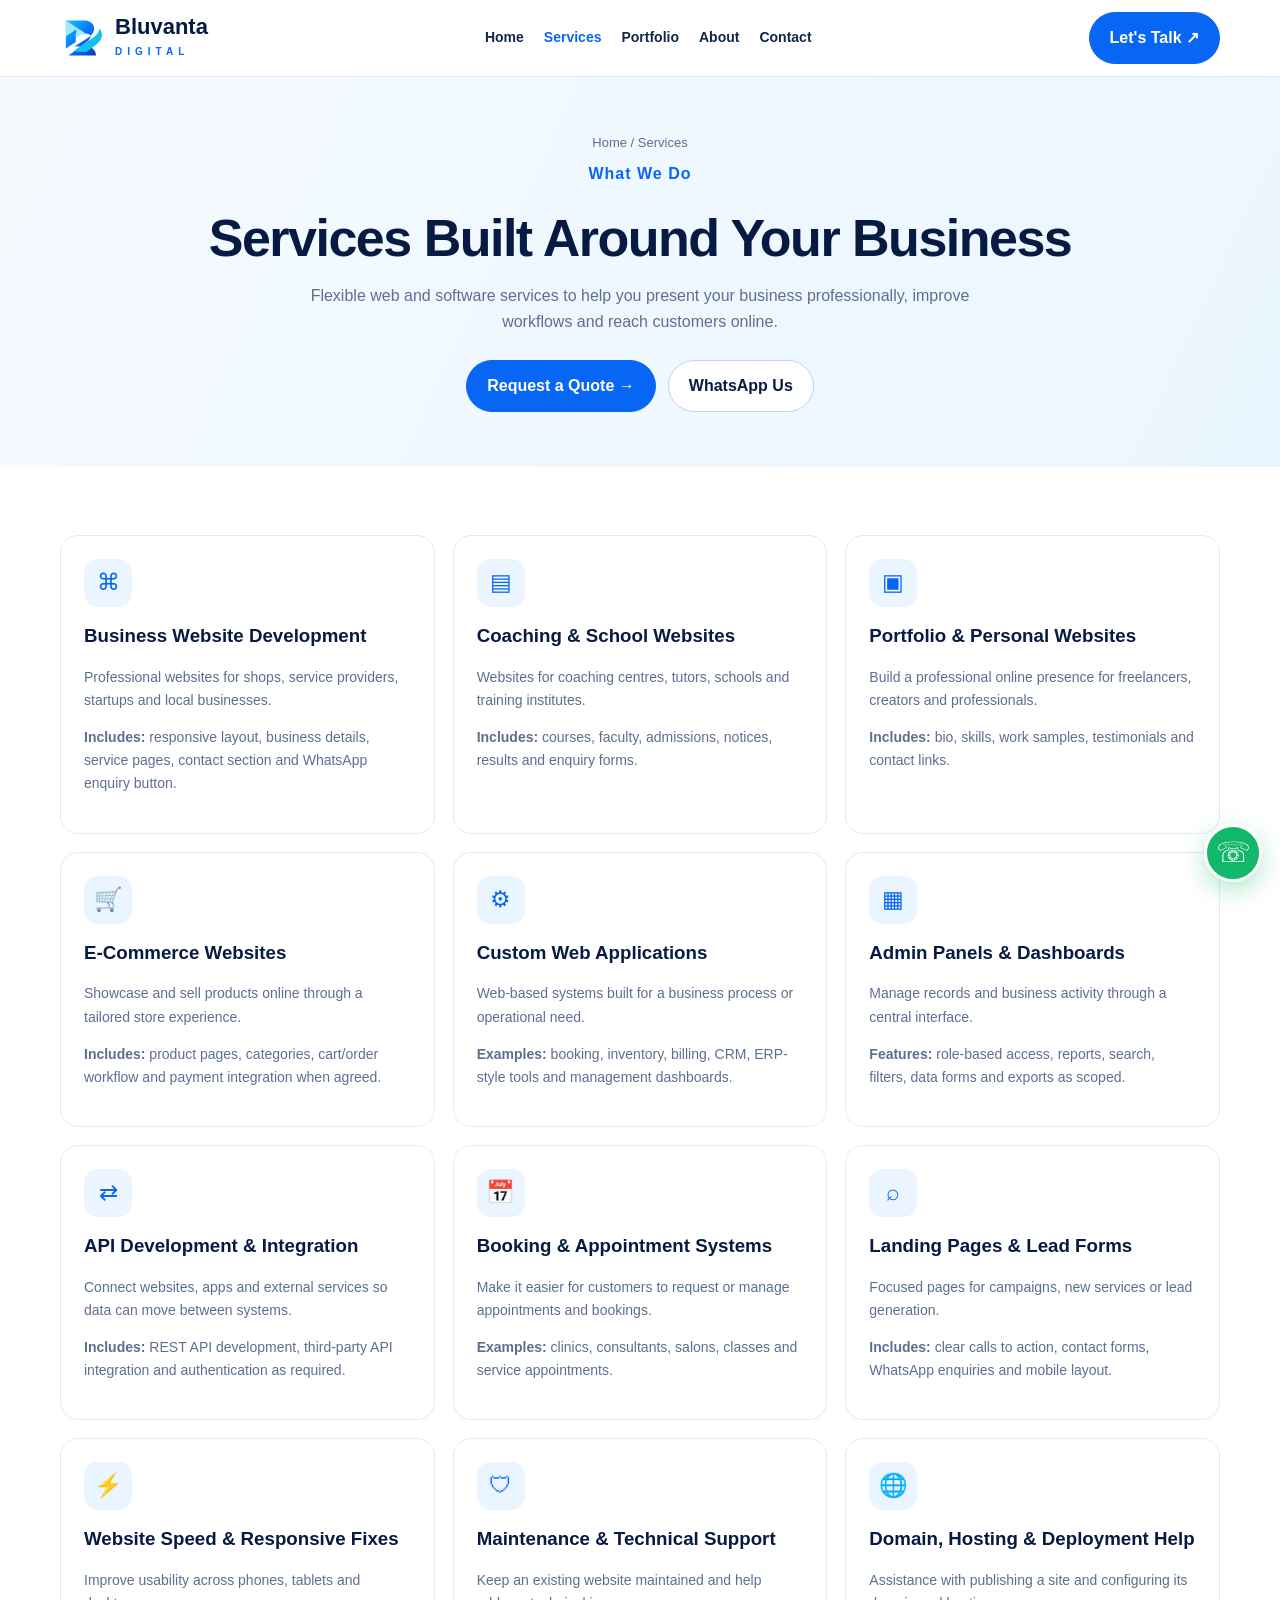
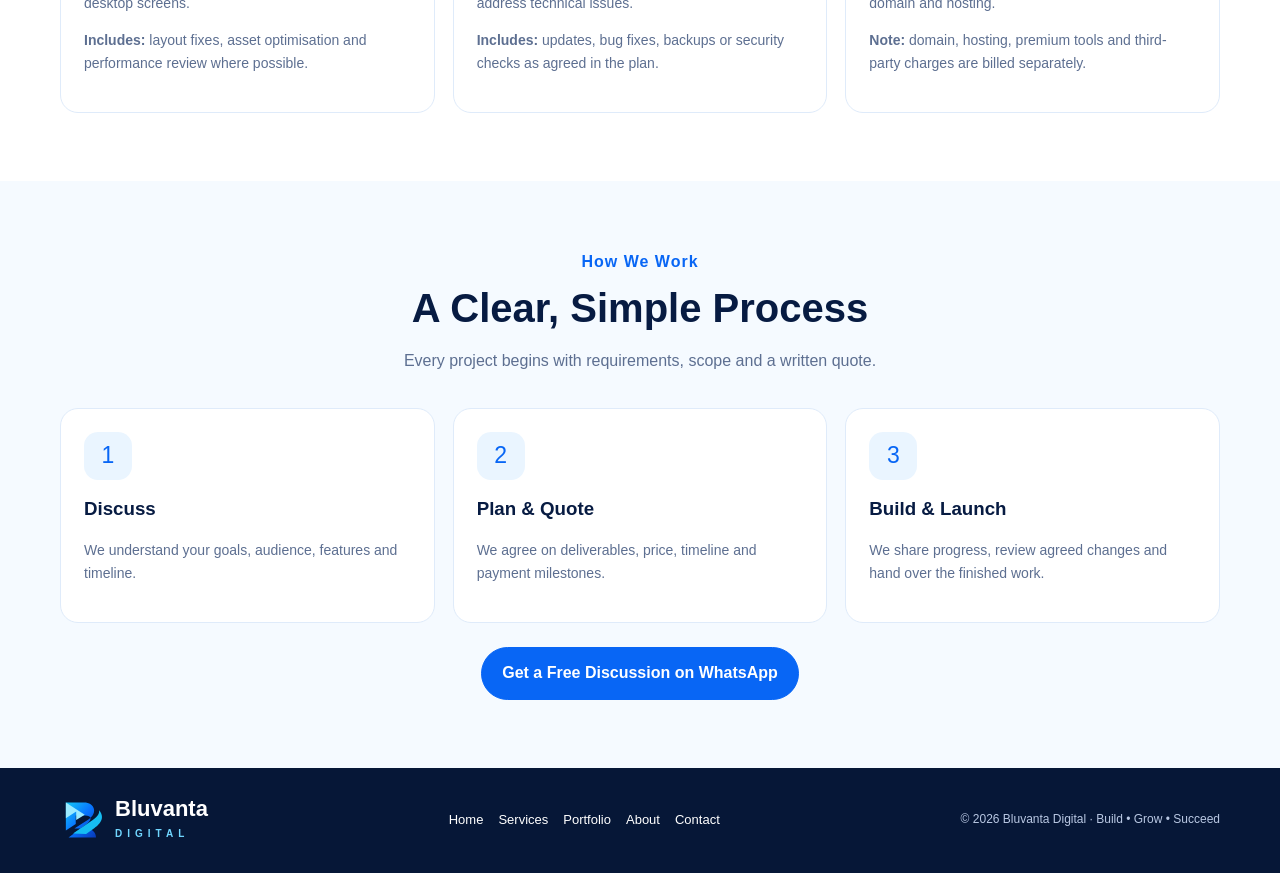
<file: services.html>
<!DOCTYPE html><html lang="en"><head><meta charset="UTF-8"><meta name="viewport" content="width=device-width, initial-scale=1.0"><meta name="description" content="Explore Bluvanta Digital services: business website development, e-commerce websites, custom web applications, admin dashboards, API integration, booking systems and website maintenance."><title>Website Development & Software Services | Bluvanta Digital</title><link rel="stylesheet" href="assets/style.css">
<meta name="robots" content="index, follow, max-image-preview:large, max-snippet:-1, max-video-preview:-1">
<meta name="author" content="Neeraj Prajapati">
<meta name="theme-color" content="#071b42">
<link rel="canonical" href="https://bluvanta.netlify.app/services.html">
<link rel="icon" type="image/svg+xml" href="assets/logo.svg">
<meta property="og:type" content="website">
<meta property="og:site_name" content="Bluvanta Digital">
<meta property="og:title" content="Website Development & Software Services | Bluvanta Digital">
<meta property="og:description" content="Explore Bluvanta Digital services: business website development, e-commerce websites, custom web applications, admin dashboards, API integration, booking systems and website maintenance.">
<meta property="og:url" content="https://bluvanta.netlify.app/services.html">
<meta property="og:image" content="https://bluvanta.netlify.app/assets/logo.svg">
<meta name="twitter:card" content="summary">
<meta name="twitter:title" content="Website Development & Software Services | Bluvanta Digital">
<meta name="twitter:description" content="Explore Bluvanta Digital services: business website development, e-commerce websites, custom web applications, admin dashboards, API integration, booking systems and website maintenance.">
<script type="application/ld+json">{"@context":"https://schema.org","@graph":[{"@context":"https://schema.org","@type":"Organization","@id":"https://bluvanta.netlify.app/#organization","name":"Bluvanta Digital","url":"https://bluvanta.netlify.app/","logo":"https://bluvanta.netlify.app/assets/logo.svg","description":"Bluvanta Digital, founded by Neeraj Prajapati, builds professional business websites, e-commerce stores, custom web applications and software solutions for businesses across India.","email":"bluvantadigital@gmail.com","telephone":"+91-63079-99739","founder":{"@type":"Person","name":"Neeraj Prajapati"},"contactPoint":{"@type":"ContactPoint","telephone":"+91-63079-99739","email":"bluvantadigital@gmail.com","contactType":"sales","areaServed":"IN","availableLanguage":["English","Hindi"]},"areaServed":{"@type":"Country","name":"India"}},{"@context":"https://schema.org","@type":"WebPage","@id":"https://bluvanta.netlify.app/services.html#webpage","url":"https://bluvanta.netlify.app/services.html","name":"Website Development & Software Services | Bluvanta Digital","description":"Explore Bluvanta Digital services: business website development, e-commerce websites, custom web applications, admin dashboards, API integration, booking systems and website maintenance.","isPartOf":{"@id":"https://bluvanta.netlify.app/#website"},"about":{"@id":"https://bluvanta.netlify.app/#organization"}},{"@context":"https://schema.org","@type":"BreadcrumbList","itemListElement":[{"@type":"ListItem","position":1,"name":"Home","item":"https://bluvanta.netlify.app/"},{"@type":"ListItem","position":2,"name":"Services","item":"https://bluvanta.netlify.app/services.html"}]},{"@context":"https://schema.org","@type":"ItemList","name":"Bluvanta Digital Services","itemListElement":[{"@type":"ListItem","position":1,"name":"Business Website Development"},{"@type":"ListItem","position":2,"name":"Coaching & School Websites"},{"@type":"ListItem","position":3,"name":"Portfolio & Personal Websites"},{"@type":"ListItem","position":4,"name":"E-Commerce Websites"},{"@type":"ListItem","position":5,"name":"Custom Web Applications"},{"@type":"ListItem","position":6,"name":"Admin Panels & Dashboards"},{"@type":"ListItem","position":7,"name":"API Development & Integration"},{"@type":"ListItem","position":8,"name":"Booking & Appointment Systems"},{"@type":"ListItem","position":9,"name":"Landing Pages & Lead Forms"},{"@type":"ListItem","position":10,"name":"Website Speed & Responsive Fixes"},{"@type":"ListItem","position":11,"name":"Maintenance & Technical Support"},{"@type":"ListItem","position":12,"name":"Domain, Hosting & Deployment Help"}]}]}</script>
</head><body><header class="header"><div class="container nav"><a class="brand" href="index.html"><svg class="brand-mark" viewBox="0 0 100 100" role="img" aria-label="Bluvanta Digital logo"><defs><linearGradient id="logoGrad" x1="0" y1="0" x2="1" y2="1"><stop stop-color="#13c9f5"/><stop offset=".48" stop-color="#0875ff"/><stop offset="1" stop-color="#0739b8"/></linearGradient></defs><path d="M13 10H53C78 10 84 34 64 47L32 68H57C72 68 80 77 80 88H19L58 59C73 48 70 39 56 39H35V58L13 72Z" fill="url(#logoGrad)"/><path d="M13 10L55 37L36 49V30L13 45Z" fill="#9beaff"/><path d="M29 79L68 52C80 44 88 37 87 27C101 44 89 58 76 67L58 80Z" fill="#16bdf2"/></svg><span class="brand-copy"><span class="brand-name">Bluvanta</span><span class="brand-sub">DIGITAL</span></span></a><button class="menu-btn" id="menuBtn" aria-label="Open navigation" aria-expanded="false">☰</button><nav class="nav-links" id="navLinks"><a class="" href="index.html">Home</a><a class="active" href="services.html">Services</a><a class="" href="portfolio.html">Portfolio</a><a class="" href="about.html">About</a><a class="" href="contact.html">Contact</a></nav><a class="btn nav-cta" href="contact.html">Let's Talk ↗</a></div></header><main>
<section class="page-hero"><div class="container"><div class="breadcrumb">Home / Services</div><span class="label">What We Do</span><h1 style="font-size:clamp(35px,5vw,52px)">Services Built Around Your Business</h1><p>Flexible web and software services to help you present your business professionally, improve workflows and reach customers online.</p><div class="actions" style="justify-content:center"><a class="btn" href="contact.html">Request a Quote →</a><a class="btn btn-outline" href="https://wa.me/916307999739?text=Hello%20Bluvanta%20Digital%2C%20please%20share%20your%20services." target="_blank" rel="noopener">WhatsApp Us</a></div></div></section>
<section><div class="container"><div class="grid services-grid">
<article class="card"><div class="icon">⌘</div><h3>Business Website Development</h3><p>Professional websites for shops, service providers, startups and local businesses.</p><p><b>Includes:</b> responsive layout, business details, service pages, contact section and WhatsApp enquiry button.</p></article>
<article class="card"><div class="icon">▤</div><h3>Coaching &amp; School Websites</h3><p>Websites for coaching centres, tutors, schools and training institutes.</p><p><b>Includes:</b> courses, faculty, admissions, notices, results and enquiry forms.</p></article>
<article class="card"><div class="icon">▣</div><h3>Portfolio &amp; Personal Websites</h3><p>Build a professional online presence for freelancers, creators and professionals.</p><p><b>Includes:</b> bio, skills, work samples, testimonials and contact links.</p></article>
<article class="card"><div class="icon">🛒</div><h3>E-Commerce Websites</h3><p>Showcase and sell products online through a tailored store experience.</p><p><b>Includes:</b> product pages, categories, cart/order workflow and payment integration when agreed.</p></article>
<article class="card"><div class="icon">⚙</div><h3>Custom Web Applications</h3><p>Web-based systems built for a business process or operational need.</p><p><b>Examples:</b> booking, inventory, billing, CRM, ERP-style tools and management dashboards.</p></article>
<article class="card"><div class="icon">▦</div><h3>Admin Panels &amp; Dashboards</h3><p>Manage records and business activity through a central interface.</p><p><b>Features:</b> role-based access, reports, search, filters, data forms and exports as scoped.</p></article>
<article class="card"><div class="icon">⇄</div><h3>API Development &amp; Integration</h3><p>Connect websites, apps and external services so data can move between systems.</p><p><b>Includes:</b> REST API development, third-party API integration and authentication as required.</p></article>
<article class="card"><div class="icon">📅</div><h3>Booking &amp; Appointment Systems</h3><p>Make it easier for customers to request or manage appointments and bookings.</p><p><b>Examples:</b> clinics, consultants, salons, classes and service appointments.</p></article>
<article class="card"><div class="icon">⌕</div><h3>Landing Pages &amp; Lead Forms</h3><p>Focused pages for campaigns, new services or lead generation.</p><p><b>Includes:</b> clear calls to action, contact forms, WhatsApp enquiries and mobile layout.</p></article>
<article class="card"><div class="icon">⚡</div><h3>Website Speed &amp; Responsive Fixes</h3><p>Improve usability across phones, tablets and desktop screens.</p><p><b>Includes:</b> layout fixes, asset optimisation and performance review where possible.</p></article>
<article class="card"><div class="icon">🛡</div><h3>Maintenance &amp; Technical Support</h3><p>Keep an existing website maintained and help address technical issues.</p><p><b>Includes:</b> updates, bug fixes, backups or security checks as agreed in the plan.</p></article>
<article class="card"><div class="icon">🌐</div><h3>Domain, Hosting &amp; Deployment Help</h3><p>Assistance with publishing a site and configuring its domain and hosting.</p><p><b>Note:</b> domain, hosting, premium tools and third-party charges are billed separately.</p></article>
</div></div></section>
<section class="band"><div class="container"><div class="section-head"><span class="label">How We Work</span><h2>A Clear, Simple Process</h2><p>Every project begins with requirements, scope and a written quote.</p></div><div class="grid services-grid"><article class="card"><div class="icon">1</div><h3>Discuss</h3><p>We understand your goals, audience, features and timeline.</p></article><article class="card"><div class="icon">2</div><h3>Plan &amp; Quote</h3><p>We agree on deliverables, price, timeline and payment milestones.</p></article><article class="card"><div class="icon">3</div><h3>Build &amp; Launch</h3><p>We share progress, review agreed changes and hand over the finished work.</p></article></div><div class="actions" style="justify-content:center"><a class="btn" href="https://wa.me/916307999739?text=Hello%20Bluvanta%20Digital%2C%20I%20need%20a%20quote%20for%20a%20project." target="_blank" rel="noopener">Get a Free Discussion on WhatsApp</a></div></div></section>
</main><footer class="footer"><div class="container footer-inner"><a class="brand" href="index.html"><svg class="brand-mark" viewBox="0 0 100 100" role="img" aria-label="Bluvanta Digital logo"><defs><linearGradient id="logoGrad" x1="0" y1="0" x2="1" y2="1"><stop stop-color="#13c9f5"/><stop offset=".48" stop-color="#0875ff"/><stop offset="1" stop-color="#0739b8"/></linearGradient></defs><path d="M13 10H53C78 10 84 34 64 47L32 68H57C72 68 80 77 80 88H19L58 59C73 48 70 39 56 39H35V58L13 72Z" fill="url(#logoGrad)"/><path d="M13 10L55 37L36 49V30L13 45Z" fill="#9beaff"/><path d="M29 79L68 52C80 44 88 37 87 27C101 44 89 58 76 67L58 80Z" fill="#16bdf2"/></svg><span class="brand-copy"><span class="brand-name">Bluvanta</span><span class="brand-sub">DIGITAL</span></span></a><div class="footer-links"><a href="index.html">Home</a><a href="services.html">Services</a><a href="portfolio.html">Portfolio</a><a href="about.html">About</a><a href="contact.html">Contact</a></div><p>© <span id="year"></span> Bluvanta Digital · Build • Grow • Succeed</p></div></footer><a class="whatsapp" href="https://wa.me/916307999739?text=Hello%20Bluvanta%20Digital%2C%20I%20want%20to%20discuss%20a%20project." target="_blank" rel="noopener" aria-label="Chat on WhatsApp" title="Chat on WhatsApp">☏</a><script src="assets/script.js"></script></body></html>
</file>
<file: assets/style.css>
*{box-sizing:border-box} :root{--navy:#071b42;--blue:#0866f5;--cyan:#12b9f3;--text:#10264c;--muted:#5d6f91;--line:#dfebfa}html{scroll-behavior:smooth}body{margin:0;font-family:Arial,Helvetica,sans-serif;color:var(--text);line-height:1.65}a{color:inherit;text-decoration:none}.container{width:min(1160px,calc(100% - 32px));margin:auto}.header{position:sticky;top:0;z-index:50;background:#fff;border-bottom:1px solid var(--line)}.nav{min-height:76px;display:flex;align-items:center;justify-content:space-between;gap:18px}.brand{display:inline-flex;align-items:center;gap:10px}.brand-mark{width:45px;height:45px}.brand-name{display:block;font-size:22px;font-weight:800;color:var(--navy);line-height:1}.brand-sub{display:block;font-size:10px;font-weight:bold;letter-spacing:5px;color:var(--blue);margin-top:6px}.nav-links{display:flex;gap:20px;font-weight:bold;font-size:14px}.nav-links a.active,.nav-links a:hover{color:var(--blue)}.btn{display:inline-block;padding:12px 20px;border-radius:28px;background:var(--blue);color:#fff;font-weight:bold;border:1px solid var(--blue)}.btn-outline{background:#fff;color:var(--navy);border-color:#b9d3ff}.menu-btn{display:none;background:#fff;border:1px solid var(--line);border-radius:10px;padding:7px 12px;font-size:22px}.hero{background:radial-gradient(ellipse at 80% 20%,#bde7ff,transparent 55%),linear-gradient(110deg,#fbfdff,#edf7ff)}.hero-grid{min-height:470px;display:grid;grid-template-columns:1fr 1fr;gap:35px;align-items:center;padding:50px 0}.eyebrow,.label{color:var(--blue);font-weight:bold;letter-spacing:1px}.eyebrow{background:#dceeff;padding:7px 13px;border-radius:25px;font-size:13px}h1{font-size:clamp(36px,5vw,58px);line-height:1.1;letter-spacing:-1.5px;color:var(--navy);margin:22px 0 16px}.gradient{color:var(--blue)}.lead{font-size:17px;color:#405577}.actions{display:flex;gap:12px;flex-wrap:wrap;margin-top:24px}.hero-brand{text-align:center;padding:35px;background:#ffffffb8;border:1px solid white;border-radius:25px}.hero-brand .brand{flex-direction:column}.hero-brand .brand-mark{width:95px;height:95px}.hero-brand .brand-name{font-size:40px}.hero-brand .brand-sub{font-size:13px;letter-spacing:8px}.tagline{letter-spacing:3px;font-size:12px;margin-top:18px}section{padding:68px 0}.section-head{text-align:center;max-width:720px;margin:0 auto 34px}.section-head p,.muted,.page-hero p{color:var(--muted)}h2{font-size:clamp(28px,3.5vw,40px);line-height:1.2;color:var(--navy);margin:8px 0 12px}.grid{display:grid;gap:18px}.services-grid,.portfolio-grid{grid-template-columns:repeat(3,1fr)}.card,.project{border:1px solid var(--line);border-radius:18px;overflow:hidden;background:#fff;padding:23px}.card{transition:.2s}.card:hover{transform:translateY(-3px);box-shadow:0 10px 30px #12468012}.icon{width:48px;height:48px;border-radius:14px;display:grid;place-items:center;background:#eaf5ff;color:var(--blue);font-size:23px;margin-bottom:14px}.card h3,.project h3{margin:0 0 8px;color:var(--navy)}.card p,.project p{font-size:14px;color:var(--muted)}.band{background:#f5faff}.split,.contact-grid{display:grid;grid-template-columns:.9fr 1.1fr;gap:35px;align-items:center}.visual{min-height:290px;padding:28px;border-radius:24px;background:linear-gradient(140deg,#071b42,#075ee5 75%,#10b9f3);color:#fff;display:flex;flex-direction:column;justify-content:space-between}.visual h3{font-size:30px;line-height:1.2}.checks{display:grid;grid-template-columns:1fr 1fr;gap:12px;margin-top:20px}.check b{color:var(--blue)}.project{padding:0}.project-art{min-height:175px;padding:22px;color:#fff;display:flex;flex-direction:column;justify-content:space-between;background:linear-gradient(135deg,#0a1d47,#0874ff)}.project:nth-child(2) .project-art{background:linear-gradient(135deg,#057d9f,#24c6dc)}.project:nth-child(3) .project-art{background:linear-gradient(135deg,#5425bd,#a9c6ff)}.project-art small{letter-spacing:1px;text-transform:uppercase}.project-art strong{font-size:24px;line-height:1.2}.project-info{padding:18px}.page-hero{background:linear-gradient(115deg,#f5faff,#eaf6ff);padding:55px 0;text-align:center}.page-hero p{max-width:700px;margin:auto}.breadcrumb{font-size:13px;color:var(--muted);margin-bottom:8px}.contact-box{padding:27px;border-radius:22px;background:#eef7ff;border:1px solid #dcecff}.contact-row{display:flex;gap:12px;align-items:center;margin-top:15px}.contact-row .icon{margin:0;width:40px;height:40px}.form{display:grid;gap:13px}.form-row{display:grid;grid-template-columns:1fr 1fr;gap:12px}input,select,textarea{width:100%;padding:13px;border:1px solid #d8e5f5;border-radius:12px;font:inherit}textarea{min-height:125px}.note{font-size:12px;color:var(--muted)}.footer{background:#061737;color:#fff;padding:30px 0}.footer-inner{display:flex;justify-content:space-between;align-items:center;gap:20px;flex-wrap:wrap}.footer .brand-name{color:#fff}.footer .brand-sub{color:#70d6ff}.footer p{font-size:12px;color:#b9c8e3}.footer-links{display:flex;gap:15px;flex-wrap:wrap;font-size:13px}.whatsapp{position:fixed;right:18px;bottom:18px;z-index:60;width:58px;height:58px;border-radius:50%;display:grid;place-items:center;background:#12b76a;color:white;font-size:28px;border:3px solid white;box-shadow:0 8px 24px #12b76a55}.faq details{border:1px solid var(--line);border-radius:12px;padding:16px;margin:10px 0}.faq summary{font-weight:bold;cursor:pointer}.faq details p{color:var(--muted)}@media(max-width:900px){.services-grid,.portfolio-grid{grid-template-columns:repeat(2,1fr)}}@media(max-width:680px){.container{width:calc(100% - 30px)}.menu-btn{display:block}.nav-links{display:none;position:absolute;top:70px;left:0;right:0;background:#fff;padding:15px 22px;flex-direction:column;gap:0;border-bottom:1px solid var(--line)}.nav-links.open{display:flex}.nav-links a{padding:10px 0}.nav-cta{display:none}.hero-grid,.split,.contact-grid{grid-template-columns:1fr}.hero-grid{padding:40px 0}.hero-brand .brand-mark{width:78px;height:78px}.hero-brand .brand-name{font-size:34px}section{padding:52px 0}.services-grid,.portfolio-grid{grid-template-columns:1fr}.form-row,.checks{grid-template-columns:1fr}.footer-inner{align-items:flex-start;flex-direction:column}} iframe#nl-badge-frame {
    display: none !important;
}
</file>
